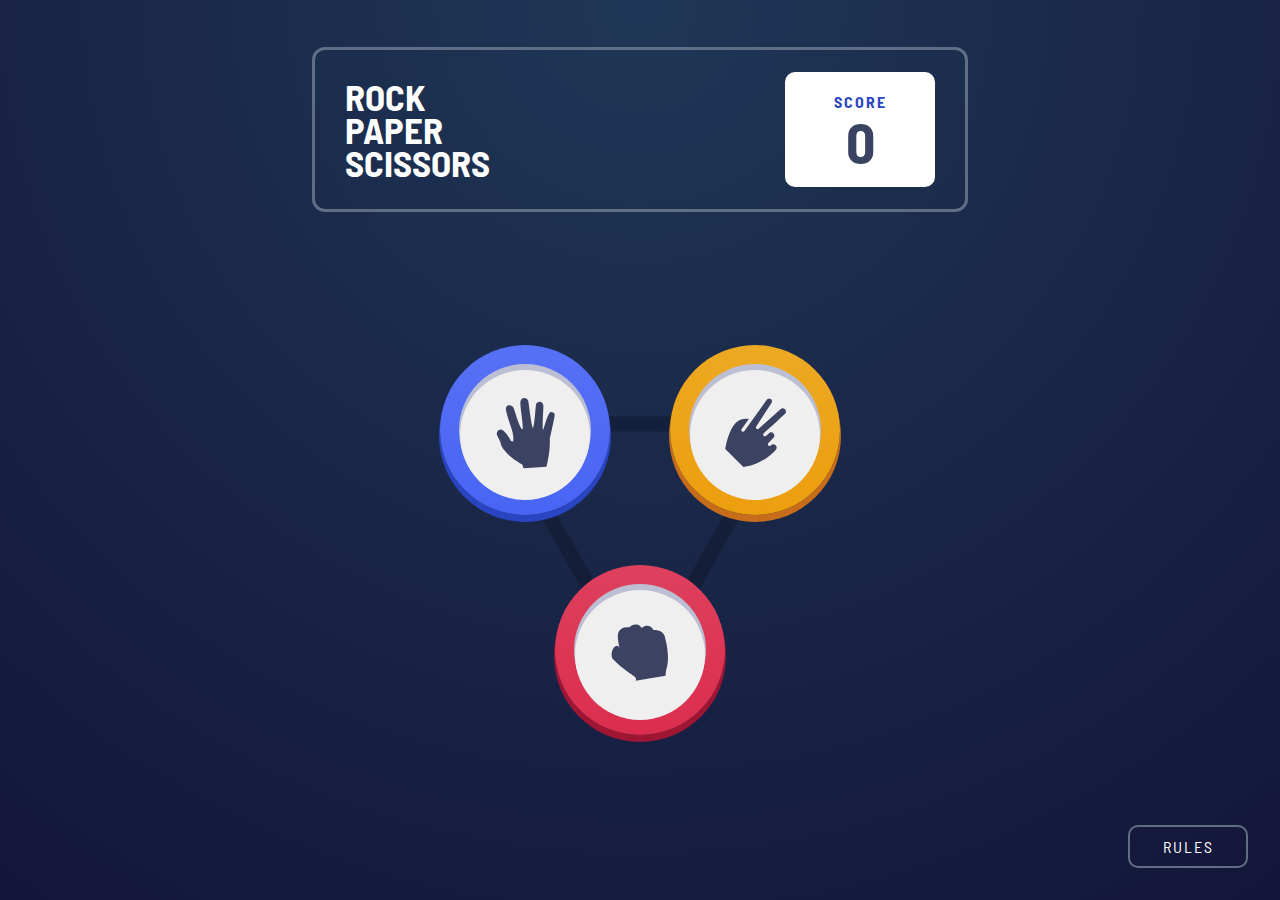
<file: rock-paper-scissors-master/index.html>
<!DOCTYPE html>
<html lang="en">
  <head>
    <meta charset="UTF-8" />
    <meta name="viewport" content="width=device-width, initial-scale=1.0" />
    <!-- displays site properly based on user's device -->
    <link rel="preconnect" href="https://fonts.googleapis.com" />
    <link rel="preconnect" href="https://fonts.gstatic.com" crossorigin />
    <link
      href="https://fonts.googleapis.com/css2?family=Barlow+Semi+Condensed:wght@500;700&family=League+Spartan:wght@700&display=swap"
      rel="stylesheet" />
    <link rel="icon" type="image/png" sizes="32x32" href="./images/favicon-32x32.png" />
    <link rel="stylesheet" type="text/css" href="style.css">
    <title>Frontend Mentor | Rock, Paper, Scissors</title>
    <!-- <style>
      .attribution { font-size: 11px; text-align: center; }
      .attribution a { color: hsl(228, 45%, 44%); }
    </style> -->
  </head>
  <body>
    <article id="article">
      <div id="dark-background"></div>
      <section id="rules-desktop">
        <div id="rules-desktop__top">
          <button id="close-desktop"><svg xmlns="http://www.w3.org/2000/svg" width="20" height="20"><path fill="#3B4262" fill-rule="evenodd" d="M16.97 0l2.122 2.121-7.425 7.425 7.425 7.425-2.121 2.12-7.425-7.424-7.425 7.425L0 16.97l7.425-7.425L0 2.121 2.121 0l7.425 7.425L16.971 0z" opacity=".25"/></svg></button>
          <p id="text-rules">RULES</p>
        </div>
        <svg id="rules-desktop__svg" xmlns="http://www.w3.org/2000/svg" width="304" height="270"><defs><linearGradient x1="50%" x2="50%" y1="0%" y2="100%"><stop offset="0%" stop-color="#FFF" stop-opacity=".097"/><stop offset="100%" stop-color="#FFF" stop-opacity="0"/></linearGradient><linearGradient id="b" x1="50%" x2="50%" y1="0%" y2="100%"><stop offset="0%" stop-color="#FFF" stop-opacity=".097"/><stop offset="100%" stop-color="#FFF" stop-opacity="0"/></linearGradient></defs><g fill="none" fill-rule="evenodd"><ellipse cx="53.189" cy="54.815" fill="#B1B4C5" rx="53.189" ry="54.815"/><ellipse cx="53.189" cy="52.385" fill="url(#a)" rx="53.189" ry="52.385"/><g transform="translate(12.357 12.421)"><ellipse cx="40.832" cy="41.044" fill="#E1E4ED" rx="40.832" ry="41.044"/><path fill="#8A90AC" fill-rule="nonzero" d="M56.697 30.417a2.125 2.125 0 00-.904-.146c-.417.03-.755.201-.955.481-1.177 1.666-2.141 4.81-2.919 7.337-.357 1.169-.836 2.733-1.183 3.475-.362-2.08.047-9.697.206-12.63l.002-.047c.11-2.038.125-2.396.1-2.553-.174-1.118-.618-1.852-1.319-2.18-.708-.333-1.629-.186-2.62.417-.497.303-.635 1.345-1.061 6.067l-.002.02c-.235 2.595-.776 8.568-1.441 9.563-.75-1.392-1.784-9.3-2.23-12.722-.312-2.397-.494-3.774-.616-4.19-.257-.87-1.343-1.611-2.418-1.653-.895-.044-1.629.415-1.98 1.214-.655.736-.423 3.179.302 8.964.344 2.754 1.056 8.441.608 9.08-.893-.099-2.427-3.661-4.559-10.592-.598-1.942-.783-2.525-.967-2.78-.362-.891-1.593-1.578-2.696-1.5a2.314 2.314 0 00-.277.036c-.578.116-1.896.653-1.615 3.13.779 3.435 1.624 5.957 2.445 8.405l.016.05c.491 1.465.955 2.85 1.387 4.388 1.016 3.63.621 5.882.616 5.907-.034.232-.105.374-.211.423a.405.405 0 01-.143.033c-.322.023-.805-.193-1.055-.333-.568-1.098-3.4-6.33-5.967-7.055L25.15 41l-.093.008c-.942.09-1.634.45-2.057 1.068-.67.978-.393 2.224-.325 2.474l.038.09c.02.037 2.079 3.825 2.397 5.587.275 1.511 1.696 3.148 2.838 4.464l.047.054c.373.43.695.802.948 1.146 3.316 3.492 8.558 6.428 8.601 6.452.654.487 1.018.958 1.056 1.363a.595.595 0 01-.117.43l-.114.12.725.711 13.832-.98.59-2.73c1.823-7.705 1.442-14.275 1.436-14.319.007-.242.518-2.58.93-4.468l.011-.048c.82-3.763 1.838-8.444 2.034-10.225.085-.761-.398-1.46-1.23-1.779z"/></g><g transform="translate(196)"><ellipse cx="53.686" cy="54.815" fill="#B1B4C5" rx="53.686" ry="54.815"/><ellipse cx="53.686" cy="52.385" fill="url(#b)" rx="53.686" ry="52.385"/><g transform="translate(12.473 12.421)"><ellipse cx="41.214" cy="41.044" fill="#E1E4ED" rx="41.214" ry="41.044"/><path fill="#8A90AC" fill-rule="nonzero" d="M30.455 40.692l4.451-6.234c-1.85-.307-5.248-.375-8.031 2.397-4.388 4.37-6.165 13.809-6.535 16.093l11.15 11.105c2.008-.17 10.896-1.353 19.46-9.881.09-.184 2.177-1.72.471-3.418-.814-.81-2.162-.796-2.993.033a1.051 1.051 0 01-1.497.015 1.04 1.04 0 01.015-1.49l3.026-3.014c1.538-1.532.089-4.116-2.058-3.495l-2.477 2.112a1.065 1.065 0 01-1.497-.103c-.384-.443-.302-1.114.135-1.492 8.654-7.562 7.39-6.65 12.958-11.848 2.08-1.725-.536-4.776-2.586-3.03L40.978 40.506a1.051 1.051 0 01-1.378-.015c-.445-.383-.455-.934-.164-1.37l9.395-14.545c1.373-1.852-1.33-3.91-2.776-2.042L32.164 41.881a1.05 1.05 0 01-1.47.255 1.02 1.02 0 01-.24-1.444z"/></g></g><g transform="translate(98 160)"><ellipse cx="53.686" cy="54.815" fill="#B1B4C5" rx="53.686" ry="54.815"/><ellipse cx="53.686" cy="52.385" fill="url(#b)" rx="53.686" ry="52.385"/><g transform="translate(12.473 12.421)"><ellipse cx="41.214" cy="41.044" fill="#E1E4ED" rx="41.214" ry="41.044"/><path fill="#8A90AC" fill-rule="nonzero" d="M57.179 35.15c-.475-5.997-7.208-5.385-7.208-5.385-2.842-5.01-7.281-1.381-7.281-1.381-3.41-4.911-7.687-.36-7.687-.36-7.373-.796-7.087 5.234-7.087 5.234-.173 1.917 1.04 7.847 1.04 7.847-1.094-3.418-3.467-.581-3.467-.581-2.917 4.502-.721 6.967-.721 6.967 3.947 4.626 12.357 10.18 12.357 10.18 3.046 1.745 1.757 3.3 1.757 3.3l18.42-3.044.424-3.494c2.8-8.472-.547-19.284-.547-19.284z"/></g></g><text fill="#B1B4C5" font-family="BarlowSemiCondensed-Bold, Barlow Semi Condensed" font-size="13" font-style="condensed" font-weight="bold"><tspan x="134" y="31">BEATS</tspan></text><text fill="#B1B4C5" font-family="BarlowSemiCondensed-Bold, Barlow Semi Condensed" font-size="13" font-style="condensed" font-weight="bold"><tspan x="40" y="147">BEATS</tspan></text><text fill="#B1B4C5" font-family="BarlowSemiCondensed-Bold, Barlow Semi Condensed" font-size="13" font-style="condensed" font-weight="bold"><tspan x="235" y="147">BEATS</tspan></text><g fill="#B1B4C5" transform="matrix(-1 0 0 1 177 39)"><rect width="50" height="4" y="10" rx="2"/><path d="M41.963 2.015l8.59 8.728c.716.727.71 1.896-.013 2.616a1.833 1.833 0 01-2.6-.013l-8.59-8.728a1.855 1.855 0 01.013-2.616 1.833 1.833 0 012.6.013z"/><path d="M39.35 19.382l8.59-8.728a1.833 1.833 0 012.6-.013c.723.72.729 1.889.013 2.616l-8.59 8.728a1.833 1.833 0 01-2.6.013 1.855 1.855 0 01-.013-2.616z"/></g><g fill="#B1B4C5" transform="scale(1 -1) rotate(-55 -82.574 -131.195)"><rect width="50" height="4" y="10" rx="2"/><path d="M41.963 2.015l8.59 8.728c.716.727.71 1.896-.013 2.616a1.833 1.833 0 01-2.6-.013l-8.59-8.728a1.855 1.855 0 01.013-2.616 1.833 1.833 0 012.6.013z"/><path d="M39.35 19.382l8.59-8.728a1.833 1.833 0 012.6-.013c.723.72.729 1.889.013 2.616l-8.59 8.728a1.833 1.833 0 01-2.6.013 1.855 1.855 0 01-.013-2.616z"/></g><g fill="#B1B4C5" transform="rotate(-55 240.022 -103.651)"><rect width="50" height="4" y="10" rx="2"/><path d="M41.963 2.015l8.59 8.728c.716.727.71 1.896-.013 2.616a1.833 1.833 0 01-2.6-.013l-8.59-8.728a1.855 1.855 0 01.013-2.616 1.833 1.833 0 012.6.013z"/><path d="M39.35 19.382l8.59-8.728a1.833 1.833 0 012.6-.013c.723.72.729 1.889.013 2.616l-8.59 8.728a1.833 1.833 0 01-2.6.013 1.855 1.855 0 01-.013-2.616z"/></g></g></svg>
      </section>
      <section id="rules-mobile">
        <p id="text-rules">RULES</p>
        <svg id="rules-mobile__svg" xmlns="http://www.w3.org/2000/svg" width="304" height="270"><defs><linearGradient x1="50%" x2="50%" y1="0%" y2="100%"><stop offset="0%" stop-color="#FFF" stop-opacity=".097"/><stop offset="100%" stop-color="#FFF" stop-opacity="0"/></linearGradient><linearGradient  x1="50%" x2="50%" y1="0%" y2="100%"><stop offset="0%" stop-color="#FFF" stop-opacity=".097"/><stop offset="100%" stop-color="#FFF" stop-opacity="0"/></linearGradient></defs><g fill="none" fill-rule="evenodd"><ellipse cx="53.189" cy="54.815" fill="#B1B4C5" rx="53.189" ry="54.815"/><ellipse cx="53.189" cy="52.385" fill="url(#a)" rx="53.189" ry="52.385"/><g transform="translate(12.357 12.421)"><ellipse cx="40.832" cy="41.044" fill="#E1E4ED" rx="40.832" ry="41.044"/><path fill="#8A90AC" fill-rule="nonzero" d="M56.697 30.417a2.125 2.125 0 00-.904-.146c-.417.03-.755.201-.955.481-1.177 1.666-2.141 4.81-2.919 7.337-.357 1.169-.836 2.733-1.183 3.475-.362-2.08.047-9.697.206-12.63l.002-.047c.11-2.038.125-2.396.1-2.553-.174-1.118-.618-1.852-1.319-2.18-.708-.333-1.629-.186-2.62.417-.497.303-.635 1.345-1.061 6.067l-.002.02c-.235 2.595-.776 8.568-1.441 9.563-.75-1.392-1.784-9.3-2.23-12.722-.312-2.397-.494-3.774-.616-4.19-.257-.87-1.343-1.611-2.418-1.653-.895-.044-1.629.415-1.98 1.214-.655.736-.423 3.179.302 8.964.344 2.754 1.056 8.441.608 9.08-.893-.099-2.427-3.661-4.559-10.592-.598-1.942-.783-2.525-.967-2.78-.362-.891-1.593-1.578-2.696-1.5a2.314 2.314 0 00-.277.036c-.578.116-1.896.653-1.615 3.13.779 3.435 1.624 5.957 2.445 8.405l.016.05c.491 1.465.955 2.85 1.387 4.388 1.016 3.63.621 5.882.616 5.907-.034.232-.105.374-.211.423a.405.405 0 01-.143.033c-.322.023-.805-.193-1.055-.333-.568-1.098-3.4-6.33-5.967-7.055L25.15 41l-.093.008c-.942.09-1.634.45-2.057 1.068-.67.978-.393 2.224-.325 2.474l.038.09c.02.037 2.079 3.825 2.397 5.587.275 1.511 1.696 3.148 2.838 4.464l.047.054c.373.43.695.802.948 1.146 3.316 3.492 8.558 6.428 8.601 6.452.654.487 1.018.958 1.056 1.363a.595.595 0 01-.117.43l-.114.12.725.711 13.832-.98.59-2.73c1.823-7.705 1.442-14.275 1.436-14.319.007-.242.518-2.58.93-4.468l.011-.048c.82-3.763 1.838-8.444 2.034-10.225.085-.761-.398-1.46-1.23-1.779z"/></g><g transform="translate(196)"><ellipse cx="53.686" cy="54.815" fill="#B1B4C5" rx="53.686" ry="54.815"/><ellipse cx="53.686" cy="52.385" fill="url(#b)" rx="53.686" ry="52.385"/><g transform="translate(12.473 12.421)"><ellipse cx="41.214" cy="41.044" fill="#E1E4ED" rx="41.214" ry="41.044"/><path fill="#8A90AC" fill-rule="nonzero" d="M30.455 40.692l4.451-6.234c-1.85-.307-5.248-.375-8.031 2.397-4.388 4.37-6.165 13.809-6.535 16.093l11.15 11.105c2.008-.17 10.896-1.353 19.46-9.881.09-.184 2.177-1.72.471-3.418-.814-.81-2.162-.796-2.993.033a1.051 1.051 0 01-1.497.015 1.04 1.04 0 01.015-1.49l3.026-3.014c1.538-1.532.089-4.116-2.058-3.495l-2.477 2.112a1.065 1.065 0 01-1.497-.103c-.384-.443-.302-1.114.135-1.492 8.654-7.562 7.39-6.65 12.958-11.848 2.08-1.725-.536-4.776-2.586-3.03L40.978 40.506a1.051 1.051 0 01-1.378-.015c-.445-.383-.455-.934-.164-1.37l9.395-14.545c1.373-1.852-1.33-3.91-2.776-2.042L32.164 41.881a1.05 1.05 0 01-1.47.255 1.02 1.02 0 01-.24-1.444z"/></g></g><g transform="translate(98 160)"><ellipse cx="53.686" cy="54.815" fill="#B1B4C5" rx="53.686" ry="54.815"/><ellipse cx="53.686" cy="52.385" fill="url(#b)" rx="53.686" ry="52.385"/><g transform="translate(12.473 12.421)"><ellipse cx="41.214" cy="41.044" fill="#E1E4ED" rx="41.214" ry="41.044"/><path fill="#8A90AC" fill-rule="nonzero" d="M57.179 35.15c-.475-5.997-7.208-5.385-7.208-5.385-2.842-5.01-7.281-1.381-7.281-1.381-3.41-4.911-7.687-.36-7.687-.36-7.373-.796-7.087 5.234-7.087 5.234-.173 1.917 1.04 7.847 1.04 7.847-1.094-3.418-3.467-.581-3.467-.581-2.917 4.502-.721 6.967-.721 6.967 3.947 4.626 12.357 10.18 12.357 10.18 3.046 1.745 1.757 3.3 1.757 3.3l18.42-3.044.424-3.494c2.8-8.472-.547-19.284-.547-19.284z"/></g></g><text fill="#B1B4C5" font-family="BarlowSemiCondensed-Bold, Barlow Semi Condensed" font-size="13" font-style="condensed" font-weight="bold"><tspan x="134" y="31">BEATS</tspan></text><text fill="#B1B4C5" font-family="BarlowSemiCondensed-Bold, Barlow Semi Condensed" font-size="13" font-style="condensed" font-weight="bold"><tspan x="40" y="147">BEATS</tspan></text><text fill="#B1B4C5" font-family="BarlowSemiCondensed-Bold, Barlow Semi Condensed" font-size="13" font-style="condensed" font-weight="bold"><tspan x="235" y="147">BEATS</tspan></text><g fill="#B1B4C5" transform="matrix(-1 0 0 1 177 39)"><rect width="50" height="4" y="10" rx="2"/><path d="M41.963 2.015l8.59 8.728c.716.727.71 1.896-.013 2.616a1.833 1.833 0 01-2.6-.013l-8.59-8.728a1.855 1.855 0 01.013-2.616 1.833 1.833 0 012.6.013z"/><path d="M39.35 19.382l8.59-8.728a1.833 1.833 0 012.6-.013c.723.72.729 1.889.013 2.616l-8.59 8.728a1.833 1.833 0 01-2.6.013 1.855 1.855 0 01-.013-2.616z"/></g><g fill="#B1B4C5" transform="scale(1 -1) rotate(-55 -82.574 -131.195)"><rect width="50" height="4" y="10" rx="2"/><path d="M41.963 2.015l8.59 8.728c.716.727.71 1.896-.013 2.616a1.833 1.833 0 01-2.6-.013l-8.59-8.728a1.855 1.855 0 01.013-2.616 1.833 1.833 0 012.6.013z"/><path d="M39.35 19.382l8.59-8.728a1.833 1.833 0 012.6-.013c.723.72.729 1.889.013 2.616l-8.59 8.728a1.833 1.833 0 01-2.6.013 1.855 1.855 0 01-.013-2.616z"/></g><g fill="#B1B4C5" transform="rotate(-55 240.022 -103.651)"><rect width="50" height="4" y="10" rx="2"/><path d="M41.963 2.015l8.59 8.728c.716.727.71 1.896-.013 2.616a1.833 1.833 0 01-2.6-.013l-8.59-8.728a1.855 1.855 0 01.013-2.616 1.833 1.833 0 012.6.013z"/><path d="M39.35 19.382l8.59-8.728a1.833 1.833 0 012.6-.013c.723.72.729 1.889.013 2.616l-8.59 8.728a1.833 1.833 0 01-2.6.013 1.855 1.855 0 01-.013-2.616z"/></g></g></svg>
        <button id="close-mobile"><svg xmlns="http://www.w3.org/2000/svg" width="20" height="20"><path fill="#3B4262" fill-rule="evenodd" d="M16.97 0l2.122 2.121-7.425 7.425 7.425 7.425-2.121 2.12-7.425-7.424-7.425 7.425L0 16.97l7.425-7.425L0 2.121 2.121 0l7.425 7.425L16.971 0z" opacity=".25"/></svg></button>
      </section>
      <section id="header">
        <p id="header__title">
          <span class="lines">ROCK</span>
          <span class="lines">PAPER</span>
          <span class="lines">SCISSORS</span>
        </p>
        <div id="header__section-points">
          <p id="score-text">SCORE</p>
          <p id="score-number">0</p>
        </div>
      </section>
      <section id="game-selection">
        <svg id="triangle" class="disappear-elements" width="313" height="278" xmlns="http://www.w3.org/2000/svg"><path stroke="#000" stroke-width="15" fill="none" opacity=".2" d="M156.5 262 300 8H13z"/></svg>
        <div id="top" class="division">
          <div class="border-options disappear-elements papel-border" >
            <button class="options papel" id="papel">
              <svg class="icons" xmlns="http://www.w3.org/2000/svg" width="49" height="59"><path fill="#3B4262" d="M47.125 11.832a2.922 2.922 0 00-1.232-.198c-.57.04-1.029.271-1.302.65-1.604 2.248-2.919 6.493-3.979 9.905-.486 1.577-1.14 3.688-1.612 4.69-.493-2.807.064-13.09.28-17.05l.003-.064c.15-2.751.17-3.234.138-3.446-.238-1.509-.843-2.5-1.799-2.943-.966-.45-2.22-.25-3.572.563-.677.41-.865 1.816-1.446 8.19l-.002.028c-.32 3.502-1.058 11.566-1.965 12.91-1.023-1.88-2.431-12.555-3.039-17.176-.425-3.236-.673-5.094-.84-5.655-.35-1.176-1.83-2.176-3.295-2.232-1.22-.06-2.22.56-2.698 1.638-.894.995-.578 4.292.41 12.102.47 3.718 1.44 11.395.83 12.257-1.219-.133-3.31-4.942-6.215-14.299-.816-2.62-1.068-3.408-1.318-3.753-.494-1.202-2.172-2.129-3.676-2.024a3.183 3.183 0 00-.377.049c-.787.156-2.584.881-2.2 4.226 1.06 4.637 2.213 8.041 3.331 11.346l.023.066c.669 1.98 1.302 3.85 1.89 5.925 1.385 4.9.846 7.94.84 7.975-.046.312-.143.503-.288.57a.556.556 0 01-.195.045c-.44.03-1.098-.26-1.437-.45-.776-1.482-4.636-8.544-8.134-9.524l-.126-.037-.127.012c-1.283.121-2.226.606-2.803 1.441-.914 1.32-.535 3.002-.444 3.34l.052.12c.028.051 2.834 5.165 3.268 7.544.374 2.04 2.311 4.25 3.869 6.026l.064.073c.508.58.946 1.083 1.292 1.548 4.519 4.713 11.665 8.677 11.723 8.71.892.657 1.387 1.293 1.44 1.84a.798.798 0 01-.16.58l-.155.162.988.96 18.853-1.324.804-3.684c2.486-10.402 1.967-19.272 1.958-19.33.01-.327.706-3.483 1.266-6.033l.017-.065c1.117-5.08 2.505-11.4 2.772-13.803.116-1.028-.542-1.972-1.675-2.401z"/></svg>
            </button>
          </div>
          <div class="border-options disappear-elements tijera-border" >
            <button class="options tijera"  id="tijera">
              <svg class="icons" xmlns="http://www.w3.org/2000/svg" width="51" height="58"><path fill="#3B4262" d="M13.971 25.702l6.012-8.415c-2.499-.415-7.088-.507-10.846 3.235C3.212 26.421.812 39.163.312 42.248L15.37 57.24c2.711-.232 14.713-1.827 26.279-13.34.122-.249 2.94-2.321.636-4.614-1.1-1.095-2.919-1.074-4.042.044-.572.57-1.461.577-2.021.02-.56-.557-.552-1.443.02-2.012l4.087-4.069c2.076-2.067.119-5.555-2.78-4.717l-3.345 2.851c-.611.53-1.52.439-2.022-.14-.519-.597-.408-1.503.183-2.013 11.687-10.208 9.98-8.979 17.5-15.995 2.809-2.329-.725-6.447-3.493-4.09L28.182 25.45c-.529.448-1.34.457-1.86-.02-.601-.517-.615-1.262-.222-1.85L38.787 3.944c1.854-2.5-1.795-5.277-3.749-2.757L16.28 27.307c-.452.65-1.364.8-1.985.345a1.377 1.377 0 01-.323-1.95z"/></svg>
            </button>
          </div>
        </div>
          <div id="bottom" class="division">
            <div class="border-options disappear-elements piedra-border" >
              <button class="options piedra"  id="piedra">
                <svg class="icons" xmlns="http://www.w3.org/2000/svg" width="48" height="48"><path fill="#3B4262" d="M45.06 12.22c-.642-8.096-9.734-7.269-9.734-7.269-3.837-6.765-9.832-1.865-9.832-1.865-4.606-6.63-10.38-.486-10.38-.486-9.957-1.074-9.571 7.066-9.571 7.066-.234 2.588 1.403 10.593 1.403 10.593-1.477-4.614-4.68-.784-4.68-.784-3.94 6.078-.975 9.405-.975 9.405 5.33 6.246 16.688 13.743 16.688 13.743 4.113 2.356 2.373 4.457 2.373 4.457l24.876-4.11.571-4.718c3.782-11.436-.739-26.032-.739-26.032z"/></svg>
              </button>
            </div>
          </div>
      </section>
      <section id="game">
        <div id="game__picked">
          <p class="text-picked">YOU PICKED</p>
        </div>
        <div id="game__result-container">
          <p id="result-text">YOU LOSE</p>
          <button id="btn-play">PLAY AGAIN</button>
        </div>
        <div id="game__random-picked">
          <p class="text-picked" id="move-top">THE HOUSE PICKED</p>
          <div id="random-border-option">
            <button id="random-option">
              <!--<svg class="icons" id="" xmlns="http://www.w3.org/2000/svg" width="48" height="48"><path fill="#3B4262" d="M45.06 12.22c-.642-8.096-9.734-7.269-9.734-7.269-3.837-6.765-9.832-1.865-9.832-1.865-4.606-6.63-10.38-.486-10.38-.486-9.957-1.074-9.571 7.066-9.571 7.066-.234 2.588 1.403 10.593 1.403 10.593-1.477-4.614-4.68-.784-4.68-.784-3.94 6.078-.975 9.405-.975 9.405 5.33 6.246 16.688 13.743 16.688 13.743 4.113 2.356 2.373 4.457 2.373 4.457l24.876-4.11.571-4.718c3.782-11.436-.739-26.032-.739-26.032z"/></svg>-->
            </button>
          </div>
        </div>
        </div>
      </section>
      <button id="footer__rules-btn">RULES</button>
    </article>
    <!-- <div class="attribution">
      Challenge by <a href="https://www.frontendmentor.io?ref=challenge" target="_blank">Frontend Mentor</a>. 
      Coded by <a href="#">Delgadino Valentino</a>.
    </div> -->
    <script src="code.js"></script>
  </body>
  <!--Creado por Delgadino Valentino-->
</html>
</file>
<file: rock-paper-scissors-master/style.css>
*{
    margin: 0;
    padding: 0;
    box-sizing: border-box;
    font-family: 'Barlow Semi Condensed', sans-serif;
    -webkit-tap-highlight-color: rgba(0,0,0,0);
}
:root{
    /* --ScissorsGradient: hsl(39, 89%, 49%) to hsl(40, 84%, 53%);
    --PaperGradient: hsl(230, 89%, 62%) to hsl(230, 89%, 65%);
    --RockGradient: hsl(349, 71%, 52%) to hsl(349, 70%, 56%);
    --LizardGradient: hsl(261, 73%, 60%) to hsl(261, 72%, 63%);
    --Cyan: hsl(189, 59%, 53%) to hsl(189, 58%, 57%); */

    --DarkText: hsl(229, 25%, 31%);
    --ScoreText: hsl(229, 64%, 46%);
    --HeaderOutline: hsl(217, 16%, 45%);
}
body{
    
    height: min-content;
}
button{
    -webkit-tap-highlight-color: rgba(0,0,0,0); 
}

#article{
    display: flex;
    flex-direction: column;
    position: relative;
    background: radial-gradient(circle at 50% 0%,hsl(214, 47%, 23%) , hsl(237, 49%, 15%));
    height: 100%;
    min-height: 100vh;
    padding-top: 50px;
    font-size: 16px;
    text-align: center;
}
#article #header{
    display: flex;
    justify-content: space-between;
    align-items: center;
    width: 650px;
    margin: 0 auto;
    max-height: 160px;
    outline: 3px solid var(--HeaderOutline);
    border-radius: 10px;
    -webkit-border-radius: 10px;
    -moz-border-radius: 10px;
    -ms-border-radius: 10px;
    -o-border-radius: 10px;
}
#header__title{
    margin: 30px;
}
#header__title .lines{
    display: block;
    font-size: 2.3em;
    line-height: .9;
    color: #fff;
    font-weight: 700;
    text-align: left;
}
#header__section-points{
    position: relative;
    background: #fff;
    text-align: center;
    padding: 20px;
    width: 150px;
    max-height: 115px;
    border-radius: 10px;
    -webkit-border-radius: 10px;
    -moz-border-radius: 10px;
    -ms-border-radius: 10px;
    -o-border-radius: 10px;
    margin-right: 30px;
}
#header__section-points #score-text{
    color: var(--ScoreText);
    font-size: 1em;
    letter-spacing: 2px;
    font-weight: 700;
}
#header__section-points #score-number{
    position: relative;
    color: var(--DarkText);
    font-size: 3.6em;
    font-weight: 700;
    top: -5px;
}
#article #game-selection{
    position: relative;
    height: 75%;
    width: 100%;
    display: flex;
    flex-direction: column;
    align-items: center;
    justify-content: center;
    margin: auto;
    animation: disappear 1s reverse forwards;
    -webkit-animation: disappear 1s reverse forwards;
}
#article #game-selection #triangle{
    position: absolute;
    top: 0;
    left: 0;
    right: 0;
    bottom: 0;
    margin: auto;

}
#article #game-selection #top{
    display: flex;
    justify-content: space-between;
    position: relative;
    top: -40px;
    width: 400px;
    max-width: 100%;
}

#article #game-selection #bottom{
    position: relative;
    top: 10px;
}
.options{
    position: relative;
    top: 5px;
    border-radius: 50%;
    -webkit-border-radius: 50%;
    -moz-border-radius: 50%;
    -ms-border-radius: 50%;
    -o-border-radius: 50%;
    height: 130px;
    width: 130px;
    border: none;
    box-shadow: 0 -5px 0 1px #BCBED3;
}
.options:hover{
    cursor: pointer;
}

.border-options{
    width: min-content;
    display: inline-block;
    border-radius: 50%;
    -webkit-border-radius: 50%;
    -moz-border-radius: 50%;
    -ms-border-radius: 50%;
    -o-border-radius: 50%;
    padding: 20px;
    height: min-content;
}
.papel-border{
    background: linear-gradient(hsl(230, 89%, 65%), hsl(230, 89%, 62%));
    box-shadow: 0 6px 0 1px #2945C2;
}

.tijera-border{
    background: linear-gradient(hsl(40, 84%, 53%), hsl(39, 89%, 49%));
    box-shadow: 0 6px 0 1px #C76C1B;
}
.piedra-border{
    background: linear-gradient(hsl(349, 70%, 56%), hsl(349, 71%, 52%));
    box-shadow: 0 6px 0 1px #9F1634;
}

.icons{
    transform: scale(1.2);
    -webkit-transform: scale(1.2);
    -moz-transform: scale(1.2);
    -ms-transform: scale(1.2);
    -o-transform: scale(1.2);
}

#footer__rules-btn:hover{
    cursor: pointer;
}

.appear-animation{
    animation-name: disappear;
    animation-direction: reverse;
    animation-duration: 1s;
    animation-fill-mode: forwards;
}

.disappear-animation-class{
    animation-name: disappear;
    animation-duration: 1s;
    animation-fill-mode: forwards;
}
.disappear-animation-class-selected{
    animation-name: disappear;
    animation-duration: .8s;
    animation-delay: .8s;
    animation-fill-mode: forwards;
}

#game{
    display: none;
    height: 60%;
    justify-content: center;
    padding-top: 140px;
}
.text-picked{
    color: #fff;
    font-size: 1em;
    letter-spacing: 2px;
}
#move-top{
    position: relative;
    top: -3px;
}
#game__picked{
    display: flex;
    flex-direction: column;
    position: relative;
    right: -85px;
    margin-right: 60px;
    text-align: center;
    transform: scale(1.3);
    -webkit-transform: scale(1.3);
    -moz-transform: scale(1.3);
    -ms-transform: scale(1.3);
    -o-transform: scale(1.3);
}
#game__picked .border-options{
    margin-top: 40px;
    
}
#game__picked .border-options .options{
    cursor: default;
}
#game__result-container{
    display: none;
    flex-direction: column;
    margin: 80px 30px 0 30px;
    filter: opacity(0);
    -webkit-filter: opacity(0);
    animation-name: showResult;
    animation-duration: 1s;
    animation-delay: 2.5s;
    animation-fill-mode: forwards;
    z-index: 10;
    width: 170px;
}
#game__result-container #result-text{
    text-align: center;
    color: #fff;
    font-size: 2.5em;
    font-weight: 700;
    width: 100%;
}
#game__result-container #btn-play{
    text-align: center;
    color: var(--DarkText);
    letter-spacing: 2px;
    font-size: .8em;
    padding: 10px;
    border: none;
    border-radius: 7px;
    -webkit-border-radius: 7px;
    -moz-border-radius: 7px;
    -ms-border-radius: 7px;
    -o-border-radius: 7px;
    margin-top: 10px;
    width: 100%;
}
#game__result-container #btn-play:hover{
    cursor: pointer;
    color: hsl(349, 70%, 56%);
}

#game__random-picked{
    display: flex;
    flex-direction: column;
    position: relative;
    right: 85px;
    margin-left: 60px;
    text-align: center;
    transform: scale(1.3);
    -webkit-transform: scale(1.3);
    -moz-transform: scale(1.3);
    -ms-transform: scale(1.3);
    -o-transform: scale(1.3);
}
#game__random-picked .border-options{
    margin-top: 40px;
    animation-name: disappear;
    animation-duration: 1s;
    animation-direction: reverse;
    animation-fill-mode: forwards;
}

#game__random-picked .border-options .options{
    cursor: default;
}
#random-border-option{
    margin-top: 40px;
    width: min-content;
    display: inline-block;
    border-radius: 50%;
    -webkit-border-radius: 50%;
    -moz-border-radius: 50%;
    -ms-border-radius: 50%;
    -o-border-radius: 50%;
    padding: 20px;
    height: min-content;
    
}

#random-border-option #random-option{
    background: #0002;
    border-radius: 50%;
    -webkit-border-radius: 50%;
    -moz-border-radius: 50%;
    -ms-border-radius: 50%;
    -o-border-radius: 50%;
    height: 130px;
    width: 130px;
    border: none;
    box-shadow: 0 -5px 0 1px #0002;
}
#section-result-mobile{
    display: none;
}
#btn-rules-container{
    position: sticky;
    bottom: 10px;
}
#footer__rules-btn{
        background: transparent;
        border-radius: 10px;
        color: #fff;
        padding: 10px;
        width: 120px;
        font-size: 1em;
        letter-spacing: 2px;
        position: absolute;
        border: 2px solid var(--HeaderOutline);
        right: inherit;
        left: 50%;
        bottom: 20px;
        transform: translateX(-50%);
        -webkit-transform: translateX(-50%);
        -moz-transform: translateX(-50%);
        -ms-transform: translateX(-50%);
        -o-transform: translateX(-50%);
}
@media screen and (max-height: 700px) {
    #section-result-mobile{
        position: relative; 
        padding-bottom: 30%;  
    }
}


@media screen and (min-width: 780px) {
    #footer__rules-btn{
        position: absolute;
        left: inherit;
        bottom: 2em;
        right: 2em;
        background: transparent;
        border: 2px solid var(--HeaderOutline);
        border-radius: 10px;
        color: #fff;
        padding: 10px;
        width: 120px;
        font-size: 1em;
        letter-spacing: 2px;
        transform: none;
        -webkit-transform: none;
        -moz-transform: none;
        -ms-transform: none;
        -o-transform: none;
    }
        #rules-mobile__svg{
            transform: scale(1.5);
            -webkit-transform: scale(1.5);
            -moz-transform: scale(1.5);
            -ms-transform: scale(1.5);
            -o-transform: scale(1.5);
    }
        
        #rules-mobile#text-rules{
            transform: scale(1.7);
            -webkit-transform: scale(1.7);
            -moz-transform: scale(1.7);
            -ms-transform: scale(1.7);
            -o-transform: scale(1.7);
    }
}
@media screen and (max-width: 1000px) {
    #game #game__picked, #game #game__random-picked{
        transform: scale(1);
        -webkit-transform: scale(1);
        -moz-transform: scale(1);
        -ms-transform: scale(1);
        -o-transform: scale(1);
    }
}

@media screen and (max-width: 780px) {
    #article #header{
        width: 90%;
    }
    #header__section-points{
        width: 100px;
        margin: 10px;
        padding: 10px;
    }
    #header__section-points #score-text{
        font-size: .8em;
    }
    #header__section-points #score-number{
        font-size: 3em;
        
    }
    #header__title .lines{
        display: block;
        font-size: 1.5em;
        line-height: .9;
        color: #fff;
        font-weight: 700;
    }
    
    #article #game-selection #triangle{
        transform: scale(.9);
        -webkit-transform: scale(.9);
        -moz-transform: scale(.9);
        -ms-transform: scale(.9);
        -o-transform: scale(.9);
    }

    .border-options{
        transform: scale(.9);
        -webkit-transform: scale(.9);
        -moz-transform: scale(.9);
        -ms-transform: scale(.9);
        -o-transform: scale(.9);
    }
    #game{
        height: 30%;
        padding-top: 50px;
    }
    #game__picked{
        flex-direction: column-reverse;
        justify-content: start;
    }
    #game__random-picked{
        position: relative;
        justify-content: start;
        flex-direction: column-reverse;
    }
    }
    #section-result-mobile{
        display: inline-block;
        
        margin: 1% auto;
        width: min-content; 
        transform: scale(1);
        -webkit-transform: scale(1);
        -moz-transform: scale(1);
        -ms-transform: scale(1);
        -o-transform: scale(1);
}
    #section-result-mobile #game__result-container .result-text{
        font-size: 1.8em;
    }
@media screen and (max-width: 480px) {
    #game__picked{
        margin-right: 10px;
    }
    #game__random-picked{
        margin-left: 10px;
    }
}
@media screen and (max-width: 400px) {
    #article{
        padding-top: 20px;
    }
    #article #game-selection{
        height: 70%;
    }
    #article #game-selection #triangle{
        transform: scale(.8);
        -webkit-transform: scale(.8);
        -moz-transform: scale(.8);
        -ms-transform: scale(.8);
        -o-transform: scale(.8);
    }
    #article #game-selection #top{
        top: 5px;
    }
    .border-options{
        transform: scale(.8);
        -webkit-transform: scale(.8);
        -moz-transform: scale(.8);
        -ms-transform: scale(.8);
        -o-transform: scale(.8);
    }
}
@media screen and (max-width: 360px){
    #game__picked{
        margin-right: 0;
    }
    #game__random-picked{
        margin-left: 0;
    }
    #section-result-mobile #result-text{
        font-size: 2em;
    }
}
@media screen and (max-width: 340px){
    #article{
        padding-top: 10px;
    }
    #article #game-selection #triangle{
        transform: scale(.6);
        -webkit-transform: scale(.6);
        -moz-transform: scale(.6);
        -ms-transform: scale(.6);
        -o-transform: scale(.6);
        right: unset;
        left: unset;
        top: unset;
        bottom: unset;
    }

    .border-options{
        transform: scale(.55);
        -webkit-transform: scale(.55);
        -moz-transform: scale(.55);
        -ms-transform: scale(.55);
        -o-transform: scale(.55);
    }
    #article #game-selection{
        min-width: 240px;
    }
    #article #game-selection #top{
        justify-content: space-around;
        top: 20px;
    }
    #game{
        padding-top: 10px;
    }
    #game div{
        text-align: center;
        width: 40%;
    }
    #game div .border-options{
        position: relative;
        min-width: 178.75px;
        right: 35%;
    }
    #game #game__random-picked #random-border-option{
        position: relative;
        left: 0%;
        transform: scale(.55);
        -webkit-transform: scale(.55);
        -moz-transform: scale(.55);
        -ms-transform: scale(.55);
        -o-transform: scale(.55);
    }
    #rules-mobile__svg{
        transform: scale(.8);
        -webkit-transform: scale(.8);
        -moz-transform: scale(.8);
        -ms-transform: scale(.8);
        -o-transform: scale(.8);
}
}

@media screen and (max-height: 700px) {
    #article{
        padding: 10px;
    }
}



@keyframes disappear {
    0%{
        filter: opacity(1);
        -webkit-filter: opacity(1);
    }
    100%{
        filter: opacity(0);
        -webkit-filter: opacity(0);
    }
}
@keyframes moveRandomOption {
    0%{
        position: relative;
    }
    100%{
        right: 0;
    }
}
@keyframes movePickedOption {
    0%{
        position: relative;
        
    }
    100%{
        right: 0;
    }
}
@keyframes showResult {
    0%{

    }
    100%{
        filter: opacity(1);
        -webkit-filter: opacity(1);
    }
}

@keyframes brightnessWin {
    0%{

    }
    100%{
        box-shadow: 0 0 0px 40px #7974,
            0 0 0px 80px #6863, 
            0 0 0px 130px #5752;
    }
}

@keyframes brightnessLose {
    0%{

    }
    100%{
        box-shadow: 0 0 0px 40px #9774,
                    0 0 0px 80px #8663, 
                    0 0 0px 130px #7552;
    }
}
@keyframes brightnessTie {
    0%{

    }
    100%{
        box-shadow: 0 0 0px 40px #7774,
                    0 0 0px 80px #6663, 
                    0 0 0px 130px #5552;
    }
}


.brightnessLose-class{
    box-shadow: 0 0 0px 40px #9774,                
                0 0 0px 80px #8663,                 
                0 0 0px 130px #7552;
    transition: box-shadow 1s;
    -webkit-transition: box-shadow 1s;
    -moz-transition: box-shadow 1s;
    -ms-transition: box-shadow 1s;
    -o-transition: box-shadow 1s;
}

.brightnessWin-class{
    animation-name: brightnessWin;
    animation-duration: 1s;
    animation-fill-mode: forwards;
    animation-delay: 2s;
    z-index: -1;
}
.brightnessTie-class{
    animation-name: brightnessTie;
    animation-duration: 1s;
    animation-fill-mode: forwards;
    animation-delay: 2s;
    z-index: -1;
    
}
.l{
    z-index: 20;
}
.r{
    z-index: 30;
}
#article #game > .rz{
    right: 0;
}
#dark-background{
    display: none;
    position: absolute;
    left: 0;
    right: 0;
    bottom: 0;
    top: 0;
    background: #0009;
    z-index: 40;
}



#rules-desktop{
    display: none;
    position: absolute;
    left: 0;
    right: 0;
    bottom: 0;
    top: 0;
    margin: auto;
    width: min-content;
    height: min-content;
    background: #fff;
    padding: 40px 30px;
    z-index: 50;
    border-radius: 8px;
    -webkit-border-radius: 8px;
    -moz-border-radius: 8px;
    -ms-border-radius: 8px;
    -o-border-radius: 8px;
    transform: translateY(250%);
    -webkit-transform: translateY(250%);
    -moz-transform: translateY(250%);
    -ms-transform: translateY(250%);
    -o-transform: translateY(250%);
}
#rules-desktop__top{
    position: relative;
}
#rules-desktop__top #close-desktop{
    position: absolute;
    right: 0px;
    background: transparent;
    border: none;
}
#rules-desktop__top #close-desktop:hover{
    cursor: pointer;
}
#text-rules{
    font-size: 1.8em;
    font-weight: 700;
    color: var(--DarkText);
    line-height: .5;
}
#rules-desktop__svg{
    margin-top: 40px;
}


.showRules-class{
    animation-name: showRules;
    animation-duration: .8s;
    animation-fill-mode: forwards;
}

.closeRules-class{
    animation-name: closeRules;
    animation-duration: .8s;
    animation-fill-mode: forwards;
}

.showDarkBackground{
    animation-name: disappear;
    animation-duration: .8s;
    animation-fill-mode: forwards;
    animation-direction: reverse;
}

@keyframes showRules {
    0%{
        transform: translateY(250%);
        -webkit-transform: translateY(250%);
        -moz-transform: translateY(250%);
        -ms-transform: translateY(250%);
        -o-transform: translateY(250%);
    }
    100%{
        transform: translateY(0);
        -webkit-transform: translateY(0);
        -moz-transform: translateY(0);
        -ms-transform: translateY(0);
        -o-transform: translateY(0);
    }  
}

@keyframes closeRules {
    0%{
        transform: translateY(0);
        -webkit-transform: translateY(0);
        -moz-transform: translateY(0);
        -ms-transform: translateY(0);
        -o-transform: translateY(0);
    }
    100%{
        transform: translateY(250%);
        -webkit-transform: translateY(250%);
        -moz-transform: translateY(250%);
        -ms-transform: translateY(250%);
        -o-transform: translateY(250%);
    }  
}

#rules-mobile{
    display: none;
    text-align: center;
    flex-direction: column;
    align-items: center;
    justify-content: space-evenly;
    position: absolute;
    top: 0;
    left: 0;
    width: 100vw;
    height: 100vh;
    background: #fff;
    z-index: 50;
    /* transform: translateY(250%);
    -webkit-transform: translateY(250%);
    -moz-transform: translateY(250%);
    -ms-transform: translateY(250%);
    -o-transform: translateY(250%); */
}

#rules-mobile #text-rules{
    font-size: 2em;
    font-weight: 700;
    color: var(--DarkText);
}

#rules-mobile__svg{
    position: relative;
}
#rules-mobile #close-mobile{
    position: absolute;
    bottom: 80px;
    background: transparent;
    border: none;
    left: 50%;
    transform: translate(-50%);
    -webkit-transform: translate(-50%);
    -moz-transform: translate(-50%);
    -ms-transform: translate(-50%);
    -o-transform: translate(-50%);
}

#rules-mobile #close-mobile:hover{
    cursor: pointer;
}
</file>
